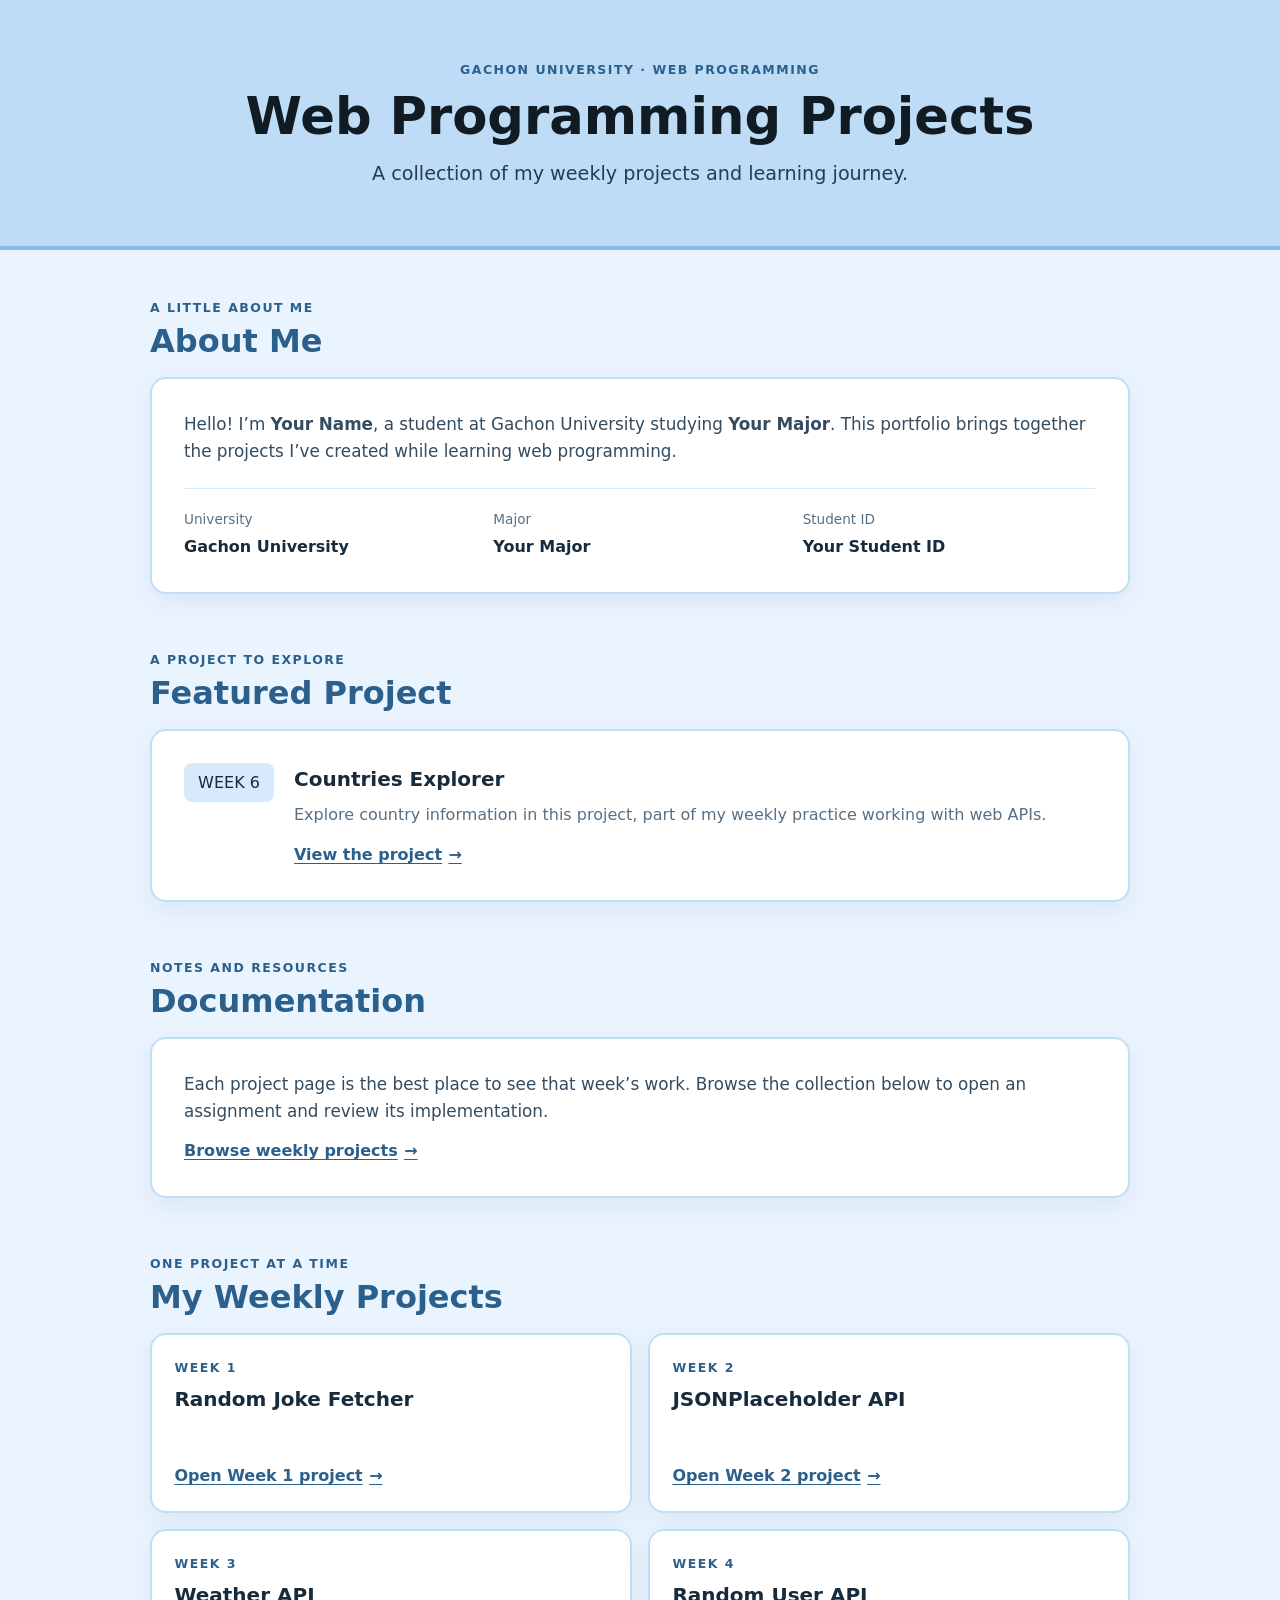
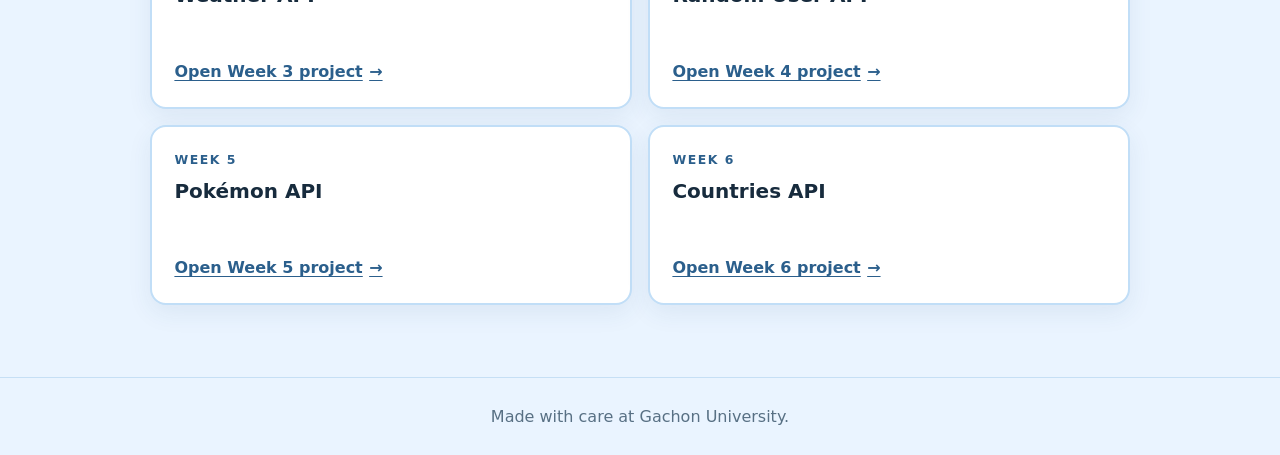
<file: index.html>
<!doctype html>
<html lang="en">
  <head>
    <meta charset="utf-8">
    <meta name="viewport" content="width=device-width, initial-scale=1">
    <meta name="description" content="Web programming projects by a Gachon University student.">
    <title>Web Programming Projects | Gachon University</title>
    <link rel="stylesheet" href="style.css">
  </head>
  <body>
    <header class="hero">
      <p class="hero__eyebrow">Gachon University · Web Programming</p>
      <h1>Web Programming Projects</h1>
      <p class="hero__subtitle">A collection of my weekly projects and learning journey.</p>
    </header>

    <main class="page-content">
      <section class="section" id="about">
        <div class="section-heading">
          <p class="section-heading__eyebrow">A little about me</p>
          <h2>About Me</h2>
        </div>
        <div class="card profile-card">
          <p class="profile-card__intro">
            Hello! I’m <strong>Your Name</strong>, a student at Gachon University
            studying <strong>Your Major</strong>. This portfolio brings together
            the projects I’ve created while learning web programming.
          </p>
          <dl class="profile-details">
            <div>
              <dt>University</dt>
              <dd>Gachon University</dd>
            </div>
            <div>
              <dt>Major</dt>
              <dd>Your Major</dd>
            </div>
            <div>
              <dt>Student ID</dt>
              <dd>Your Student ID</dd>
            </div>
          </dl>
        </div>
      </section>

      <section class="section" id="featured-project">
        <div class="section-heading">
          <p class="section-heading__eyebrow">A project to explore</p>
          <h2>Featured Project</h2>
        </div>
        <article class="card featured-card">
          <div class="featured-card__week">WEEK 6</div>
          <div>
            <h3>Countries Explorer</h3>
            <p>
              Explore country information in this project, part of my weekly
              practice working with web APIs.
            </p>
            <a class="text-link" href="week6/countries-api.html">View the project <span aria-hidden="true">→</span></a>
          </div>
        </article>
      </section>

      <section class="section" id="documentation">
        <div class="section-heading">
          <p class="section-heading__eyebrow">Notes and resources</p>
          <h2>Documentation</h2>
        </div>
        <div class="card documentation-card">
          <p>
            Each project page is the best place to see that week’s work. Browse
            the collection below to open an assignment and review its
            implementation.
          </p>
          <a class="text-link" href="#weekly-projects">Browse weekly projects <span aria-hidden="true">→</span></a>
        </div>
      </section>

      <section class="section" id="weekly-projects">
        <div class="section-heading">
          <p class="section-heading__eyebrow">One project at a time</p>
          <h2>My Weekly Projects</h2>
        </div>
        <div class="project-grid">
          <article class="card project-card">
            <p class="project-card__week">WEEK 1</p>
            <h3>Random Joke Fetcher</h3>
            <a class="text-link" href="week1/joke-api.html">Open Week 1 project <span aria-hidden="true">→</span></a>
          </article>
          <article class="card project-card">
            <p class="project-card__week">WEEK 2</p>
            <h3>JSONPlaceholder API</h3>
            <a class="text-link" href="week2/jsonplaceholder-api.html">Open Week 2 project <span aria-hidden="true">→</span></a>
          </article>
          <article class="card project-card">
            <p class="project-card__week">WEEK 3</p>
            <h3>Weather API</h3>
            <a class="text-link" href="week3/weather-api.html">Open Week 3 project <span aria-hidden="true">→</span></a>
          </article>
          <article class="card project-card">
            <p class="project-card__week">WEEK 4</p>
            <h3>Random User API</h3>
            <a class="text-link" href="week4/randomuser-api.html">Open Week 4 project <span aria-hidden="true">→</span></a>
          </article>
          <article class="card project-card">
            <p class="project-card__week">WEEK 5</p>
            <h3>Pokémon API</h3>
            <a class="text-link" href="week5/pokemon-api.html">Open Week 5 project <span aria-hidden="true">→</span></a>
          </article>
          <article class="card project-card">
            <p class="project-card__week">WEEK 6</p>
            <h3>Countries API</h3>
            <a class="text-link" href="week6/countries-api.html">Open Week 6 project <span aria-hidden="true">→</span></a>
          </article>
        </div>
      </section>
    </main>

    <footer class="footer">
      <p>Made with care at Gachon University.</p>
    </footer>
  </body>
</html>
</file>
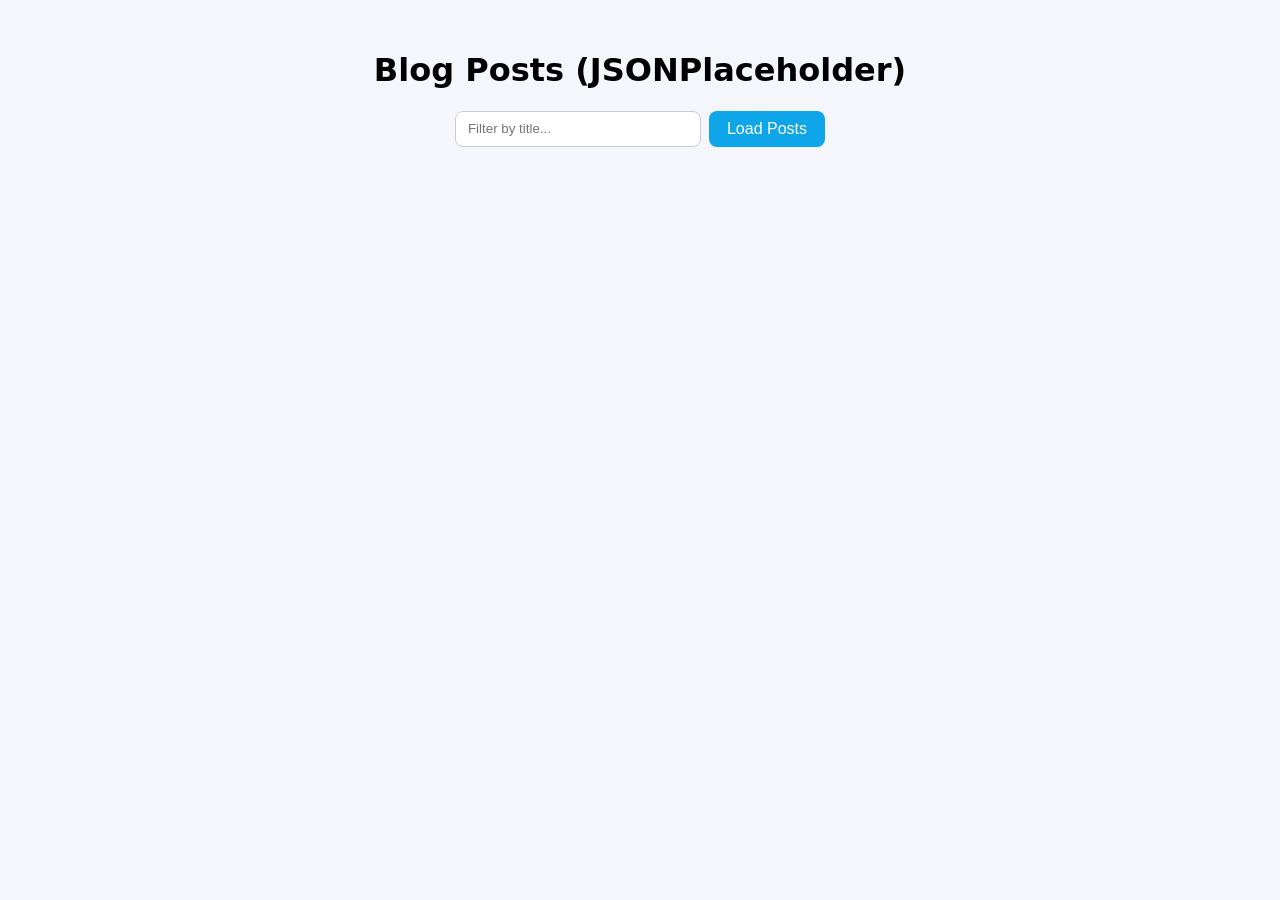
<file: 2-jsonplaceholder-api.html>
<!DOCTYPE html>
<html lang="en">
<head>
<meta charset="UTF-8">
<meta name="viewport" content="width=device-width, initial-scale=1">
<title>Week 2 - JSONPlaceholder Posts</title>
<style>
  body { font-family: system-ui, sans-serif; background:#f4f6fb; margin:0; padding:30px 16px; }
  .wrap { max-width:760px; margin:auto; }
  h1 { text-align:center; }
  .controls { display:flex; gap:8px; justify-content:center; margin-bottom:20px; flex-wrap:wrap; }
  input { padding:9px 12px; border:1px solid #ccc; border-radius:8px; min-width:220px; }
  button { background:#0ea5e9; color:#fff; border:0; padding:9px 18px; border-radius:8px; cursor:pointer; font-size:1rem; }
  button:disabled { opacity:.5; }
  .post { background:#fff; padding:16px 20px; border-radius:12px; margin-bottom:12px; box-shadow:0 2px 10px rgba(0,0,0,.06); }
  .post h3 { margin:0 0 6px; text-transform:capitalize; }
  .post small { color:#64748b; }
  #status { text-align:center; color:#475569; }
  #error { text-align:center; color:#dc2626; }
</style>
</head>
<body>
<div class="wrap">
  <h1>Blog Posts (JSONPlaceholder)</h1>
  <div class="controls">
    <input id="search" placeholder="Filter by title...">
    <button id="loadBtn">Load Posts</button>
  </div>
  <p id="status"></p>
  <p id="error"></p>
  <div id="posts"></div>
</div>

<script>
const API = 'https://jsonplaceholder.typicode.com/posts?_limit=12';
let allPosts = [];

async function loadPosts() {
  const btn = document.getElementById('loadBtn');
  btn.disabled = true;
  document.getElementById('status').textContent = 'Loading...';
  document.getElementById('error').textContent = '';
  try {
    const res = await fetch(API);
    if (!res.ok) throw new Error('HTTP error: ' + res.status);
    allPosts = await res.json();
    render(allPosts);
  } catch (err) {
    document.getElementById('error').textContent = 'Could not load posts: ' + err.message;
  } finally {
    document.getElementById('status').textContent = '';
    btn.disabled = false;
  }
}

function render(posts) {
  const box = document.getElementById('posts');
  box.innerHTML = '';
  posts.forEach(p => {
    const div = document.createElement('div');
    div.className = 'post';
    const h = document.createElement('h3');
    h.textContent = p.title;
    const body = document.createElement('p');
    body.textContent = p.body;
    const small = document.createElement('small');
    small.textContent = 'Post #' + p.id + ' - User ' + p.userId;
    div.append(h, body, small);
    box.appendChild(div);
  });
}

document.getElementById('search').addEventListener('input', e => {
  const q = e.target.value.toLowerCase();
  render(allPosts.filter(p => p.title.toLowerCase().includes(q)));
});
document.getElementById('loadBtn').addEventListener('click', loadPosts);
</script>
</body>
</html>
</file>
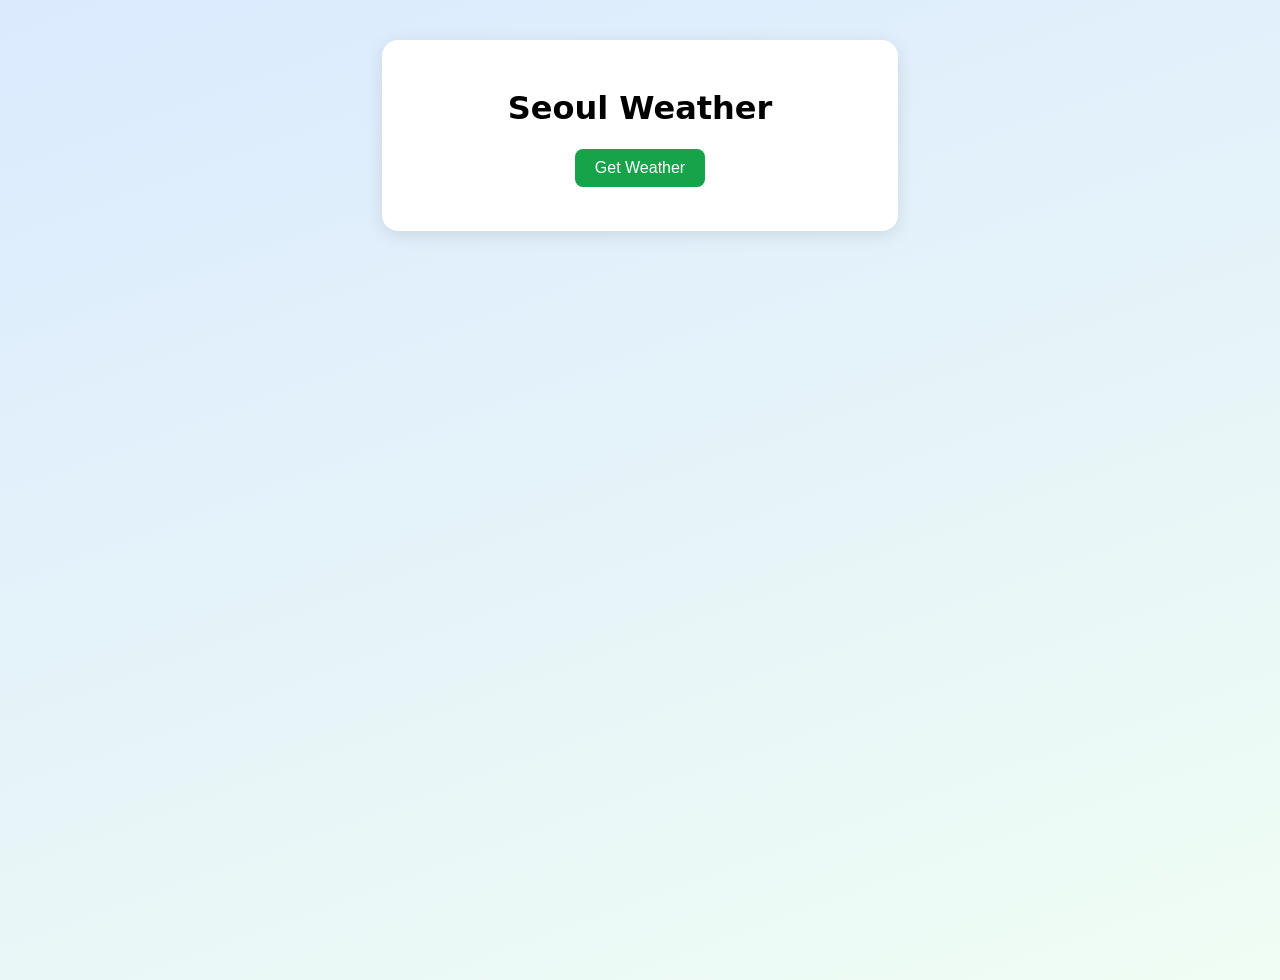
<file: 3-weather-api.html>
<!DOCTYPE html>
<html lang="en">
<head>
<meta charset="UTF-8">
<meta name="viewport" content="width=device-width, initial-scale=1">
<title>Week 3 - Seoul Weather</title>
<style>
  body { font-family: system-ui, sans-serif; background:linear-gradient(160deg,#dbeafe,#f0fdf4); min-height:100vh; display:flex; justify-content:center; padding:40px 16px; margin:0; }
  .card { background:#fff; max-width:460px; width:100%; padding:28px; border-radius:16px; box-shadow:0 4px 18px rgba(0,0,0,.1); text-align:center; height:fit-content; }
  .temp { font-size:3.2rem; font-weight:700; margin:10px 0; }
  .row { display:flex; justify-content:space-around; margin-top:14px; }
  .row div { background:#f1f5f9; padding:10px 14px; border-radius:10px; }
  button { background:#16a34a; color:#fff; border:0; padding:10px 20px; border-radius:8px; font-size:1rem; cursor:pointer; }
  button:disabled { opacity:.5; }
  #error { color:#dc2626; }
</style>
</head>
<body>
<div class="card">
  <h1>Seoul Weather</h1>
  <button id="loadBtn">Get Weather</button>
  <p id="status"></p>
  <p id="error"></p>
  <div id="result"></div>
</div>

<script>
const API = 'https://api.open-meteo.com/v1/forecast?latitude=37.57&longitude=126.98&current=temperature_2m,relative_humidity_2m,wind_speed_10m,weather_code&timezone=Asia%2FSeoul';

function describe(code) {
  if (code === 0) return 'Clear sky';
  if (code <= 3) return 'Partly cloudy';
  if (code <= 48) return 'Fog';
  if (code <= 67) return 'Rain';
  if (code <= 77) return 'Snow';
  if (code <= 82) return 'Rain showers';
  return 'Thunderstorm';
}

async function loadWeather() {
  const btn = document.getElementById('loadBtn');
  btn.disabled = true;
  document.getElementById('status').textContent = 'Loading...';
  document.getElementById('error').textContent = '';
  try {
    const res = await fetch(API);
    if (!res.ok) throw new Error('HTTP error: ' + res.status);
    const data = await res.json();
    const c = data.current;
    document.getElementById('result').innerHTML = `
      <div class="temp">${c.temperature_2m}°C</div>
      <p>${describe(c.weather_code)}</p>
      <div class="row">
        <div>Humidity<br><b>${c.relative_humidity_2m}%</b></div>
        <div>Wind<br><b>${c.wind_speed_10m} km/h</b></div>
      </div>
      <p><small>Updated: ${c.time}</small></p>`;
  } catch (err) {
    document.getElementById('error').textContent = 'Could not load weather: ' + err.message;
  } finally {
    document.getElementById('status').textContent = '';
    btn.disabled = false;
  }
}
document.getElementById('loadBtn').addEventListener('click', loadWeather);
</script>
</body>
</html>
</file>
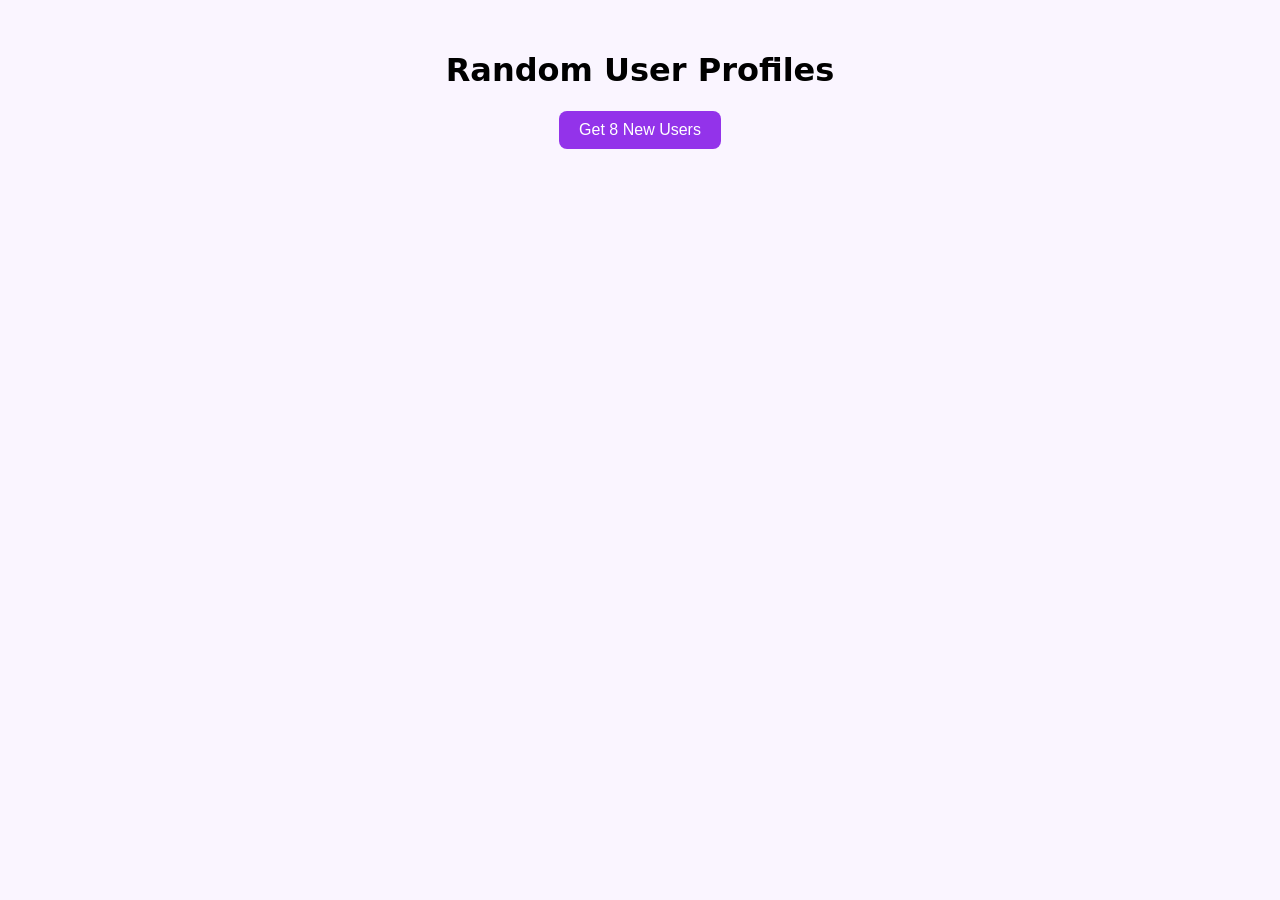
<file: 4-randomuser-api.html>
<!DOCTYPE html>
<html lang="en">
<head>
<meta charset="UTF-8">
<meta name="viewport" content="width=device-width, initial-scale=1">
<title>Week 4 - Random User Profiles</title>
<style>
  body { font-family: system-ui, sans-serif; background:#faf5ff; margin:0; padding:30px 16px; }
  .wrap { max-width:900px; margin:auto; text-align:center; }
  button { background:#9333ea; color:#fff; border:0; padding:10px 20px; border-radius:8px; font-size:1rem; cursor:pointer; }
  button:disabled { opacity:.5; }
  .grid { display:grid; grid-template-columns:repeat(auto-fill,minmax(210px,1fr)); gap:16px; margin-top:24px; }
  .user { background:#fff; border-radius:14px; padding:18px; box-shadow:0 2px 10px rgba(0,0,0,.08); }
  .user img { width:96px; height:96px; border-radius:50%; object-fit:cover; }
  .user h3 { margin:10px 0 4px; }
  .user p { margin:2px 0; font-size:.88rem; color:#475569; word-break:break-all; }
  #error { color:#dc2626; }
</style>
</head>
<body>
<div class="wrap">
  <h1>Random User Profiles</h1>
  <button id="loadBtn">Get 8 New Users</button>
  <p id="status"></p>
  <p id="error"></p>
  <div class="grid" id="users"></div>
</div>

<script>
const API = 'https://randomuser.me/api/?results=8';

async function loadUsers() {
  const btn = document.getElementById('loadBtn');
  btn.disabled = true;
  document.getElementById('status').textContent = 'Loading...';
  document.getElementById('error').textContent = '';
  try {
    const res = await fetch(API);
    if (!res.ok) throw new Error('HTTP error: ' + res.status);
    const data = await res.json();
    const grid = document.getElementById('users');
    grid.innerHTML = '';
    data.results.forEach(u => {
      const card = document.createElement('div');
      card.className = 'user';
      card.innerHTML = `
        <img src="${u.picture.large}" alt="photo">
        <h3>${u.name.first} ${u.name.last}</h3>
        <p>${u.email}</p>
        <p>${u.location.city}, ${u.location.country}</p>`;
      grid.appendChild(card);
    });
  } catch (err) {
    document.getElementById('error').textContent = 'Could not load users: ' + err.message;
  } finally {
    document.getElementById('status').textContent = '';
    btn.disabled = false;
  }
}
document.getElementById('loadBtn').addEventListener('click', loadUsers);
</script>
</body>
</html>
</file>
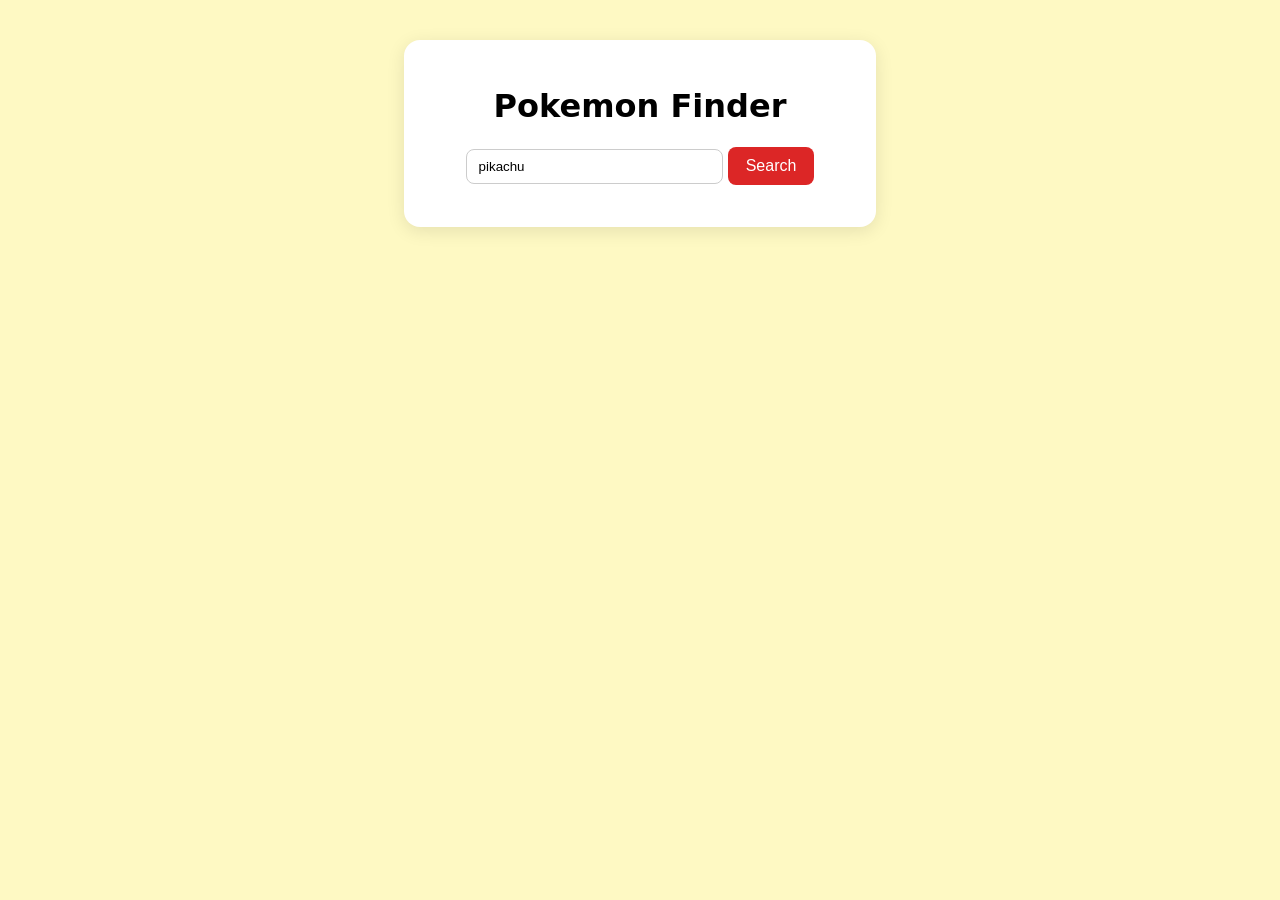
<file: 5-pokemon-api.html>
<!DOCTYPE html>
<html lang="en">
<head>
<meta charset="UTF-8">
<meta name="viewport" content="width=device-width, initial-scale=1">
<title>Week 5 - Pokemon Finder</title>
<style>
  body { font-family: system-ui, sans-serif; background:#fef9c3; margin:0; padding:40px 16px; display:flex; justify-content:center; }
  .card { background:#fff; max-width:420px; width:100%; padding:26px; border-radius:16px; box-shadow:0 4px 18px rgba(0,0,0,.1); text-align:center; height:fit-content; }
  input { padding:9px 12px; border:1px solid #ccc; border-radius:8px; width:55%; }
  button { background:#dc2626; color:#fff; border:0; padding:10px 18px; border-radius:8px; font-size:1rem; cursor:pointer; }
  button:disabled { opacity:.5; }
  img { width:160px; height:160px; image-rendering:pixelated; }
  .type { display:inline-block; background:#e2e8f0; padding:3px 10px; border-radius:999px; margin:2px; text-transform:capitalize; }
  .stats { text-align:left; margin-top:12px; }
  .bar { background:#e2e8f0; border-radius:6px; height:10px; margin-bottom:6px; }
  .bar span { display:block; height:100%; background:#16a34a; border-radius:6px; }
  #error { color:#dc2626; }
</style>
</head>
<body>
<div class="card">
  <h1>Pokemon Finder</h1>
  <input id="name" value="pikachu" placeholder="e.g. charizard">
  <button id="loadBtn">Search</button>
  <p id="status"></p>
  <p id="error"></p>
  <div id="result"></div>
</div>

<script>
async function loadPokemon() {
  const btn = document.getElementById('loadBtn');
  const name = document.getElementById('name').value.trim().toLowerCase();
  if (!name) return;
  btn.disabled = true;
  document.getElementById('status').textContent = 'Loading...';
  document.getElementById('error').textContent = '';
  document.getElementById('result').innerHTML = '';
  try {
    const res = await fetch('https://pokeapi.co/api/v2/pokemon/' + encodeURIComponent(name));
    // A 404 does NOT throw by itself, so check res.ok
    if (!res.ok) throw new Error(res.status === 404 ? 'Pokemon not found' : 'HTTP error: ' + res.status);
    const p = await res.json();
    const types = p.types.map(t => `<span class="type">${t.type.name}</span>`).join('');
    const stats = p.stats.map(s => `
      <div>${s.stat.name}: ${s.base_stat}</div>
      <div class="bar"><span style="width:${Math.min(s.base_stat / 2, 100)}%"></span></div>`).join('');
    document.getElementById('result').innerHTML = `
      <img src="${p.sprites.front_default}" alt="${p.name}">
      <h2 style="text-transform:capitalize">#${p.id} ${p.name}</h2>
      <div>${types}</div>
      <p>Height: ${p.height / 10} m &nbsp;|&nbsp; Weight: ${p.weight / 10} kg</p>
      <div class="stats">${stats}</div>`;
  } catch (err) {
    document.getElementById('error').textContent = err.message;
  } finally {
    document.getElementById('status').textContent = '';
    btn.disabled = false;
  }
}
document.getElementById('loadBtn').addEventListener('click', loadPokemon);
document.getElementById('name').addEventListener('keydown', e => { if (e.key === 'Enter') loadPokemon(); });
</script>
</body>
</html>
</file>
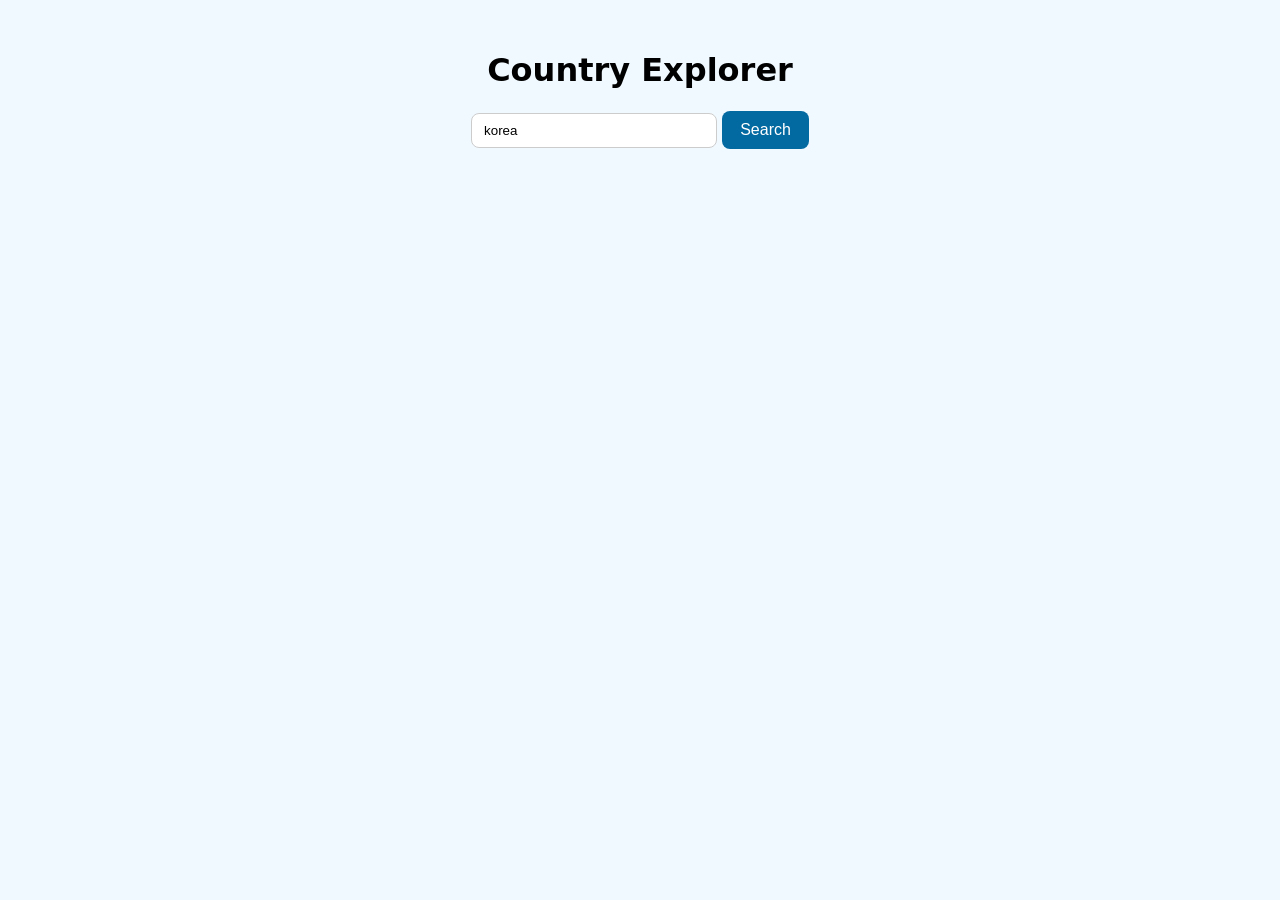
<file: 6-countries-api.html>
<!DOCTYPE html>
<html lang="en">
<head>
<meta charset="UTF-8">
<meta name="viewport" content="width=device-width, initial-scale=1">
<title>Week 6 - Country Explorer</title>
<style>
  body { font-family: system-ui, sans-serif; background:#f0f9ff; margin:0; padding:30px 16px; }
  .wrap { max-width:820px; margin:auto; text-align:center; }
  input { padding:9px 12px; border:1px solid #ccc; border-radius:8px; width:220px; }
  button { background:#0369a1; color:#fff; border:0; padding:10px 18px; border-radius:8px; font-size:1rem; cursor:pointer; }
  button:disabled { opacity:.5; }
  table { width:100%; border-collapse:collapse; margin-top:24px; background:#fff; border-radius:12px; overflow:hidden; box-shadow:0 2px 10px rgba(0,0,0,.08); }
  th, td { padding:10px 12px; text-align:left; border-bottom:1px solid #e2e8f0; }
  th { background:#0369a1; color:#fff; }
  td img { width:44px; border:1px solid #ddd; }
  #error { color:#dc2626; }
</style>
</head>
<body>
<div class="wrap">
  <h1>Country Explorer</h1>
  <input id="name" value="korea" placeholder="Country name">
  <button id="loadBtn">Search</button>
  <p id="status"></p>
  <p id="error"></p>
  <div id="result"></div>
</div>

<script>
async function loadCountries() {
  const btn = document.getElementById('loadBtn');
  const name = document.getElementById('name').value.trim();
  if (!name) return;
  btn.disabled = true;
  document.getElementById('status').textContent = 'Loading...';
  document.getElementById('error').textContent = '';
  document.getElementById('result').innerHTML = '';
  try {
    const res = await fetch('https://restcountries.com/v3.1/name/' + encodeURIComponent(name));
    if (!res.ok) throw new Error(res.status === 404 ? 'No country found' : 'HTTP error: ' + res.status);
    const list = await res.json();
    const rows = list.map(c => `
      <tr>
        <td><img src="${c.flags.png}" alt="flag"></td>
        <td>${c.name.common}</td>
        <td>${c.capital ? c.capital[0] : '-'}</td>
        <td>${c.region}</td>
        <td>${c.population.toLocaleString()}</td>
      </tr>`).join('');
    document.getElementById('result').innerHTML = `
      <table>
        <tr><th>Flag</th><th>Country</th><th>Capital</th><th>Region</th><th>Population</th></tr>
        ${rows}
      </table>`;
  } catch (err) {
    document.getElementById('error').textContent = err.message;
  } finally {
    document.getElementById('status').textContent = '';
    btn.disabled = false;
  }
}
document.getElementById('loadBtn').addEventListener('click', loadCountries);
document.getElementById('name').addEventListener('keydown', e => { if (e.key === 'Enter') loadCountries(); });
</script>
</body>
</html>
</file>
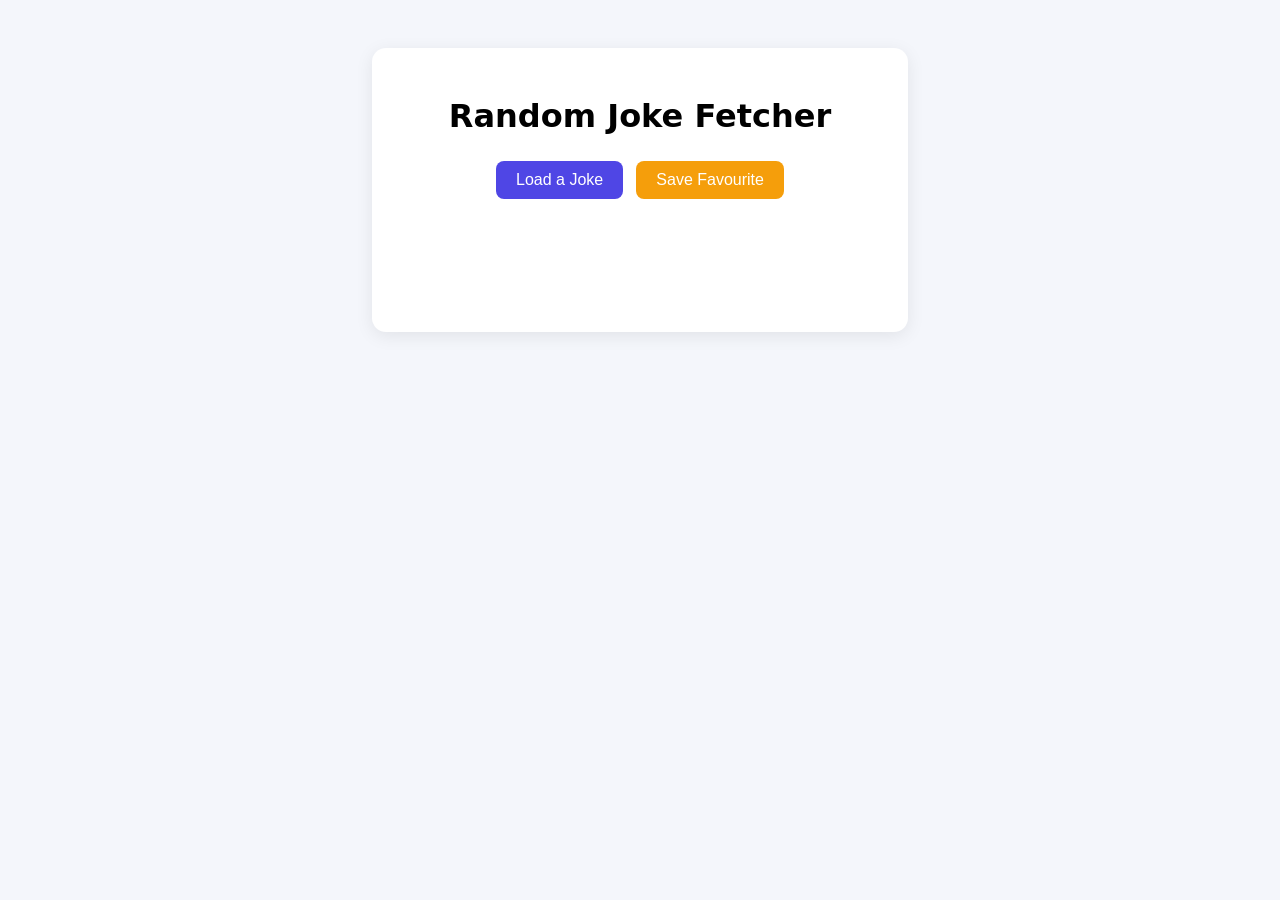
<file: joke-api.html>
<!DOCTYPE html>
<html lang="en">
<head>
<meta charset="UTF-8">
<meta name="viewport" content="width=device-width, initial-scale=1">
<title>Week 1 - Random Joke Fetcher</title>
<style>
  body { font-family: system-ui, sans-serif; background:#f4f6fb; display:flex; justify-content:center; padding:40px 16px; }
  .card { background:#fff; max-width:480px; width:100%; padding:28px; border-radius:14px; box-shadow:0 4px 18px rgba(0,0,0,.08); text-align:center; }
  button { background:#4f46e5; color:#fff; border:0; padding:10px 20px; border-radius:8px; font-size:1rem; cursor:pointer; margin:4px; }
  button:disabled { opacity:.5; cursor:not-allowed; }
  #fav { background:#f59e0b; }
  #setup { font-weight:700; margin-top:20px; min-height:1.4em; }
  #punchline { margin-top:10px; color:#4f46e5; min-height:1.4em; }
  #error { color:#dc2626; margin-top:12px; }
  .spinner { width:28px; height:28px; border:4px solid #ddd; border-top-color:#4f46e5; border-radius:50%; animation:spin .8s linear infinite; margin:16px auto 0; display:none; }
  @keyframes spin { to { transform:rotate(360deg); } }
  #favList { text-align:left; margin-top:20px; font-size:.9rem; }
</style>
</head>
<body>
<div class="card">
  <h1>Random Joke Fetcher</h1>
  <button id="loadBtn">Load a Joke</button>
  <button id="fav">Save Favourite</button>
  <div class="spinner" id="spinner"></div>
  <p id="status"></p>
  <p id="setup"></p>
  <p id="punchline"></p>
  <p id="error"></p>
  <div id="favList"></div>
</div>

<script>
const API = 'https://official-joke-api.appspot.com/random_joke';
const loadBtn = document.getElementById('loadBtn');
const favBtn = document.getElementById('fav');
const spinner = document.getElementById('spinner');
let currentJoke = null;

async function loadJoke() {
  loadBtn.disabled = true;
  spinner.style.display = 'block';
  document.getElementById('status').textContent = 'Loading...';
  document.getElementById('error').textContent = '';
  try {
    const res = await fetch(API);
    if (!res.ok) throw new Error('HTTP error: ' + res.status);
    const data = await res.json();
    currentJoke = data;
    document.getElementById('setup').textContent = data.setup;
    document.getElementById('punchline').textContent = data.punchline;
  } catch (err) {
    document.getElementById('error').textContent = 'Sorry, could not load a joke. (' + err.message + ')';
  } finally {
    document.getElementById('status').textContent = '';
    spinner.style.display = 'none';
    loadBtn.disabled = false;
  }
}

function getFavs() {
  try { return JSON.parse(localStorage.getItem('favJokes')) || []; }
  catch { return []; }
}
function renderFavs() {
  const favs = getFavs();
  document.getElementById('favList').innerHTML =
    favs.length ? '<h3>Favourites</h3>' + favs.map(j => `<p><b>${j.setup}</b><br>${j.punchline}</p>`).join('') : '';
}
favBtn.addEventListener('click', () => {
  if (!currentJoke) return;
  const favs = getFavs();
  if (!favs.some(j => j.id === currentJoke.id)) {
    favs.push({ id: currentJoke.id, setup: currentJoke.setup, punchline: currentJoke.punchline });
    localStorage.setItem('favJokes', JSON.stringify(favs));
  }
  renderFavs();
});

loadBtn.addEventListener('click', loadJoke);
renderFavs();
</script>
</body>
</html>
</file>
<file: style.css>
:root {
  color-scheme: light;
  --page: #eaf4ff;
  --hero: #bedcf6;
  --blue: #2b5f8c;
  --blue-strong: #438ed5;
  --blue-soft: #d7eafb;
  --ink: #172b3d;
  --muted: #587084;
  --white: #fff;
  --shadow: 0 8px 24px rgba(39, 82, 119, 0.08);
}

* {
  box-sizing: border-box;
}

html {
  scroll-behavior: smooth;
}

body {
  margin: 0;
  background: var(--page);
  color: var(--ink);
  font-family: system-ui, -apple-system, BlinkMacSystemFont, "Segoe UI", sans-serif;
  line-height: 1.6;
}

a {
  color: var(--blue);
}

a:focus-visible {
  outline: 3px solid var(--blue-strong);
  outline-offset: 4px;
  border-radius: 3px;
}

.hero {
  padding: 3.75rem 1.25rem 3.5rem;
  border-bottom: 4px solid #8bbbe8;
  background: var(--hero);
  text-align: center;
}

.hero__eyebrow,
.section-heading__eyebrow,
.project-card__week {
  margin: 0;
  color: var(--blue);
  font-size: 0.78rem;
  font-weight: 750;
  letter-spacing: 0.12em;
  text-transform: uppercase;
}

.hero h1 {
  margin: 0.45rem 0 0;
  color: #101b24;
  font-size: clamp(2rem, 5vw, 3.2rem);
  line-height: 1.15;
}

.hero__subtitle {
  margin: 0.8rem 0 0;
  color: #263d50;
  font-size: clamp(1rem, 2.4vw, 1.2rem);
}

.page-content {
  width: min(100% - 2rem, 980px);
  margin: 0 auto;
  padding: 3rem 0 4.5rem;
}

.section + .section {
  margin-top: 3.5rem;
}

.section-heading {
  margin-bottom: 1rem;
}

.section-heading h2 {
  margin: 0.2rem 0 0;
  color: var(--blue);
  font-size: clamp(1.55rem, 3vw, 2rem);
  line-height: 1.25;
}

.card {
  border: 2px solid #c1def7;
  border-radius: 16px;
  background: var(--white);
  box-shadow: var(--shadow);
}

.profile-card {
  padding: clamp(1.25rem, 4vw, 2rem);
}

.profile-card__intro,
.documentation-card p {
  margin: 0;
  color: #344c60;
  font-size: 1.05rem;
}

.profile-details {
  display: grid;
  grid-template-columns: repeat(3, minmax(0, 1fr));
  gap: 1rem;
  margin: 1.5rem 0 0;
  padding-top: 1.25rem;
  border-top: 1px solid var(--blue-soft);
}

.profile-details dt {
  color: var(--muted);
  font-size: 0.85rem;
}

.profile-details dd {
  margin: 0.2rem 0 0;
  font-weight: 700;
}

.featured-card {
  display: grid;
  grid-template-columns: 90px 1fr;
  align-items: start;
  gap: 1.25rem;
  padding: clamp(1.25rem, 4vw, 2rem);
}

.featured-card__week {
  padding: 0.4rem 0.5rem;
  border-radius: 8px;
  background: var(--blue-soft);
  text-align: center;
}

.featured-card h3,
.project-card h3 {
  margin: 0;
  color: var(--ink);
  font-size: 1.25rem;
}

.featured-card p:not(.featured-card__week) {
  margin: 0.45rem 0 0.9rem;
  color: var(--muted);
}

.text-link {
  display: inline-flex;
  align-items: center;
  gap: 0.4rem;
  font-weight: 700;
  text-decoration-thickness: 1px;
  text-underline-offset: 3px;
}

.text-link:hover {
  color: #17456d;
}

.documentation-card {
  padding: clamp(1.25rem, 4vw, 2rem);
}

.documentation-card .text-link {
  margin-top: 0.85rem;
}

.project-grid {
  display: grid;
  grid-template-columns: repeat(2, minmax(0, 1fr));
  gap: 1rem;
}

.project-card {
  display: flex;
  flex-direction: column;
  align-items: flex-start;
  min-height: 180px;
  padding: 1.4rem;
  transition: transform 160ms ease, box-shadow 160ms ease;
}

.project-card:hover {
  transform: translateY(-3px);
  box-shadow: 0 12px 28px rgba(39, 82, 119, 0.13);
}

.project-card h3 {
  margin: 0.35rem 0 1rem;
}

.project-card .text-link {
  margin-top: auto;
}

.footer {
  padding: 1.6rem 1rem;
  border-top: 1px solid #c6dff5;
  color: var(--muted);
  text-align: center;
}

.footer p {
  margin: 0;
}

@media (max-width: 600px) {
  .hero {
    padding: 2.8rem 1rem 2.5rem;
  }

  .page-content {
    width: min(100% - 1.5rem, 980px);
    padding-top: 2.25rem;
  }

  .section + .section {
    margin-top: 2.6rem;
  }

  .profile-details {
    grid-template-columns: 1fr;
    gap: 0.75rem;
  }

  .featured-card {
    grid-template-columns: 1fr;
    gap: 0.8rem;
  }

  .featured-card__week {
    width: fit-content;
    padding-inline: 0.7rem;
  }

  .project-grid {
    grid-template-columns: 1fr;
  }
}

@media (prefers-reduced-motion: reduce) {
  html {
    scroll-behavior: auto;
  }

  .project-card {
    transition: none;
  }
}
</file>
